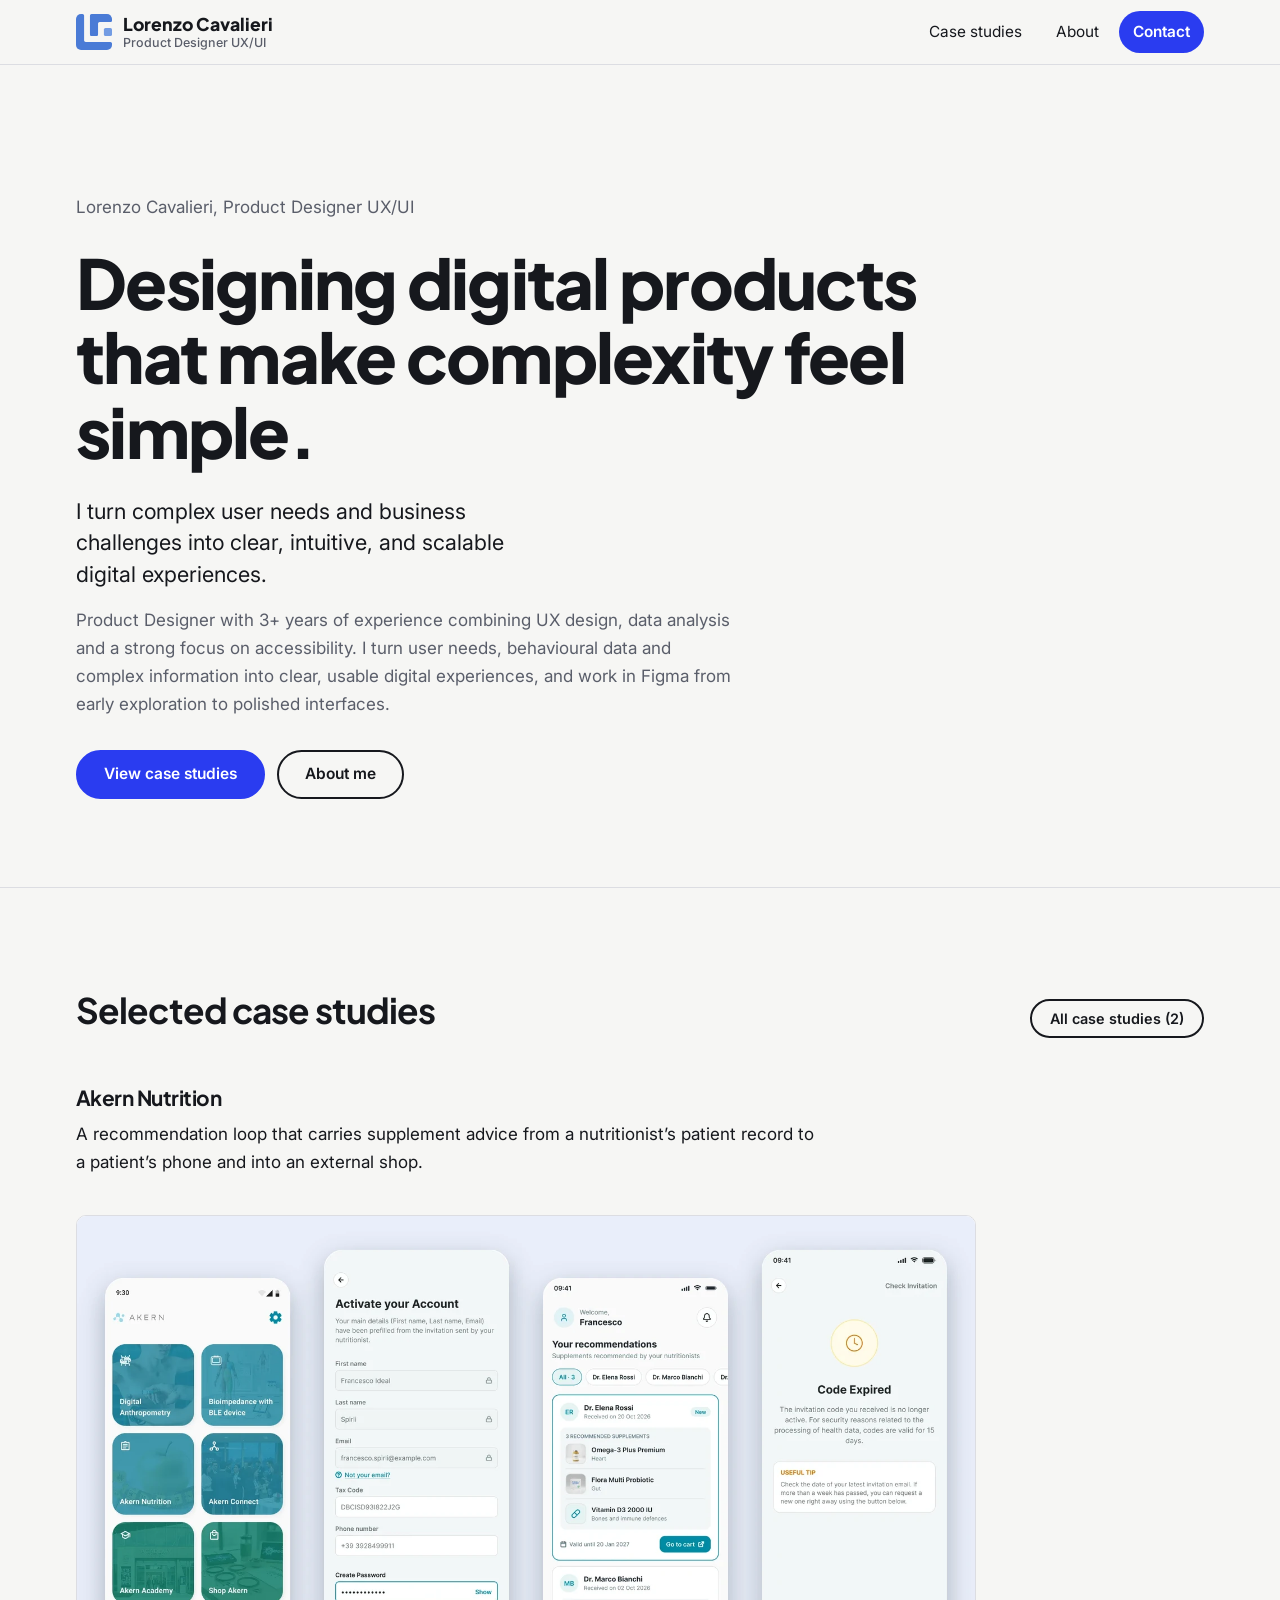
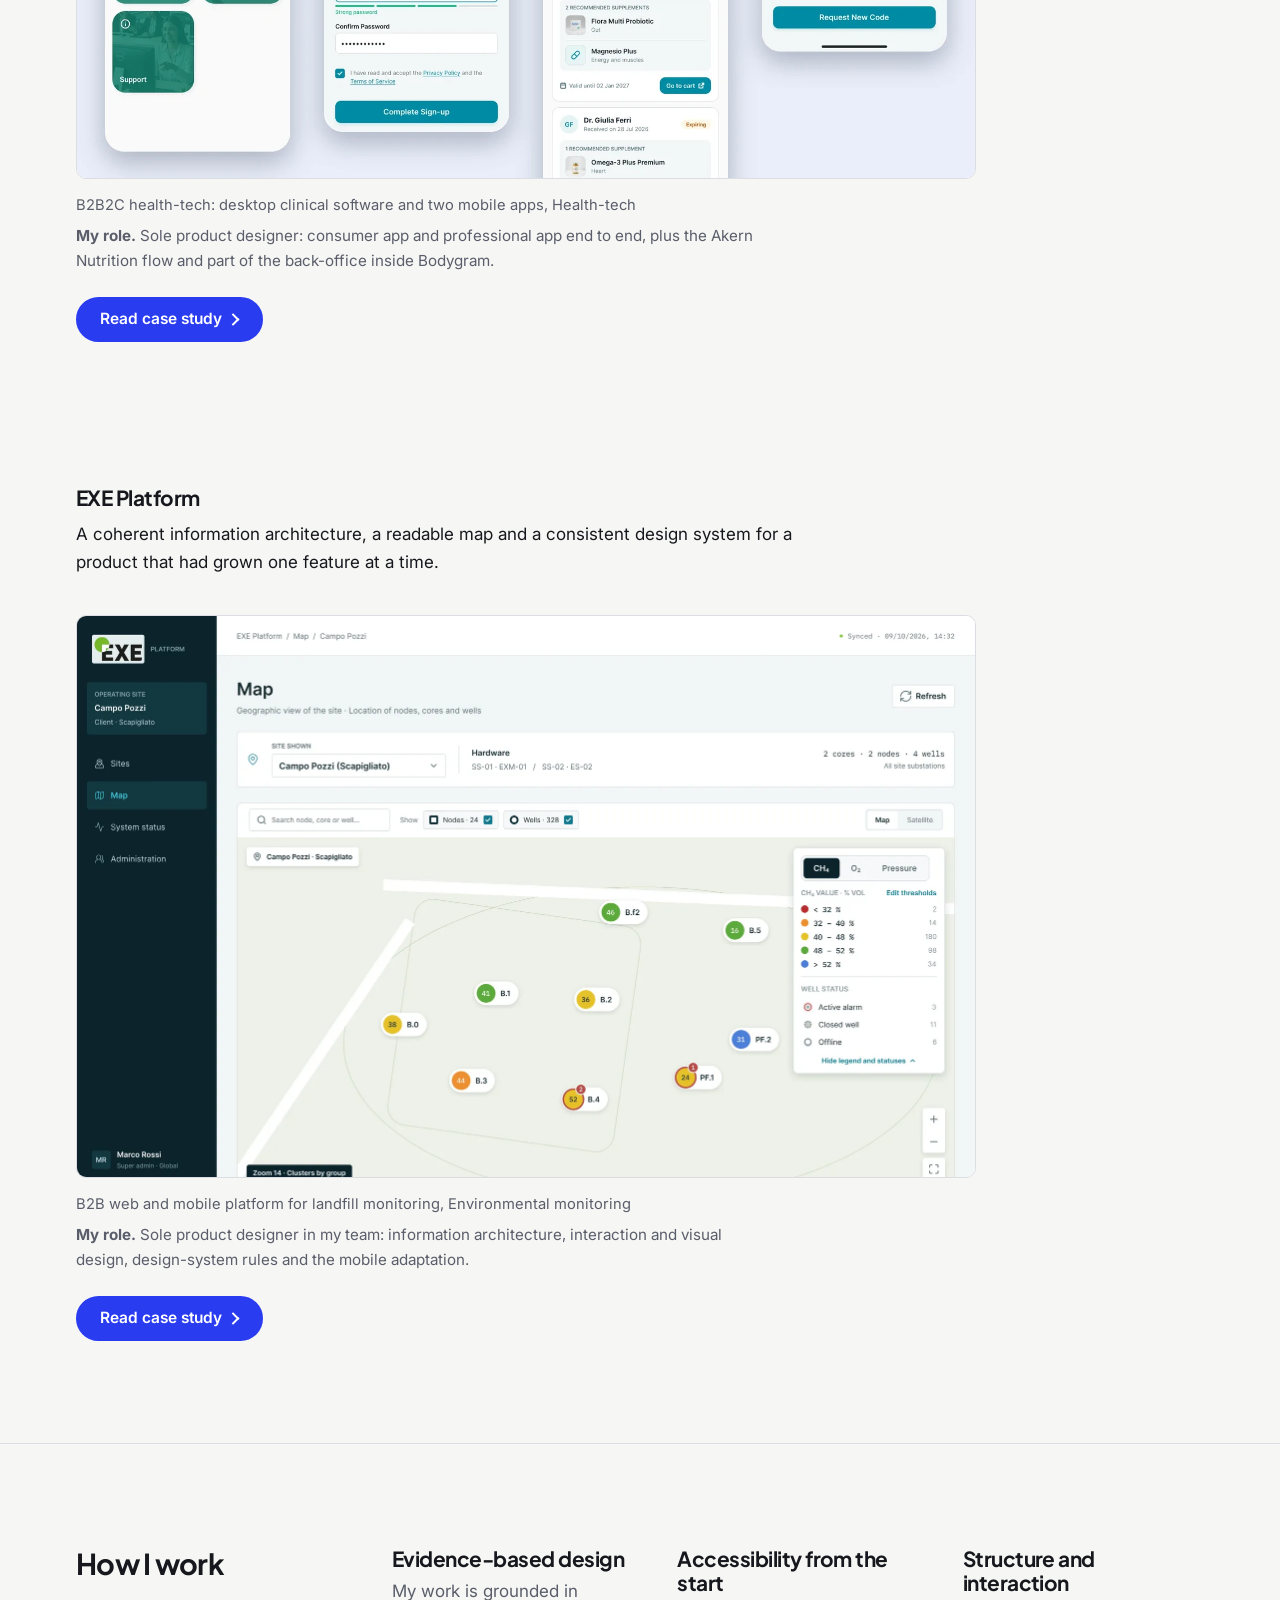
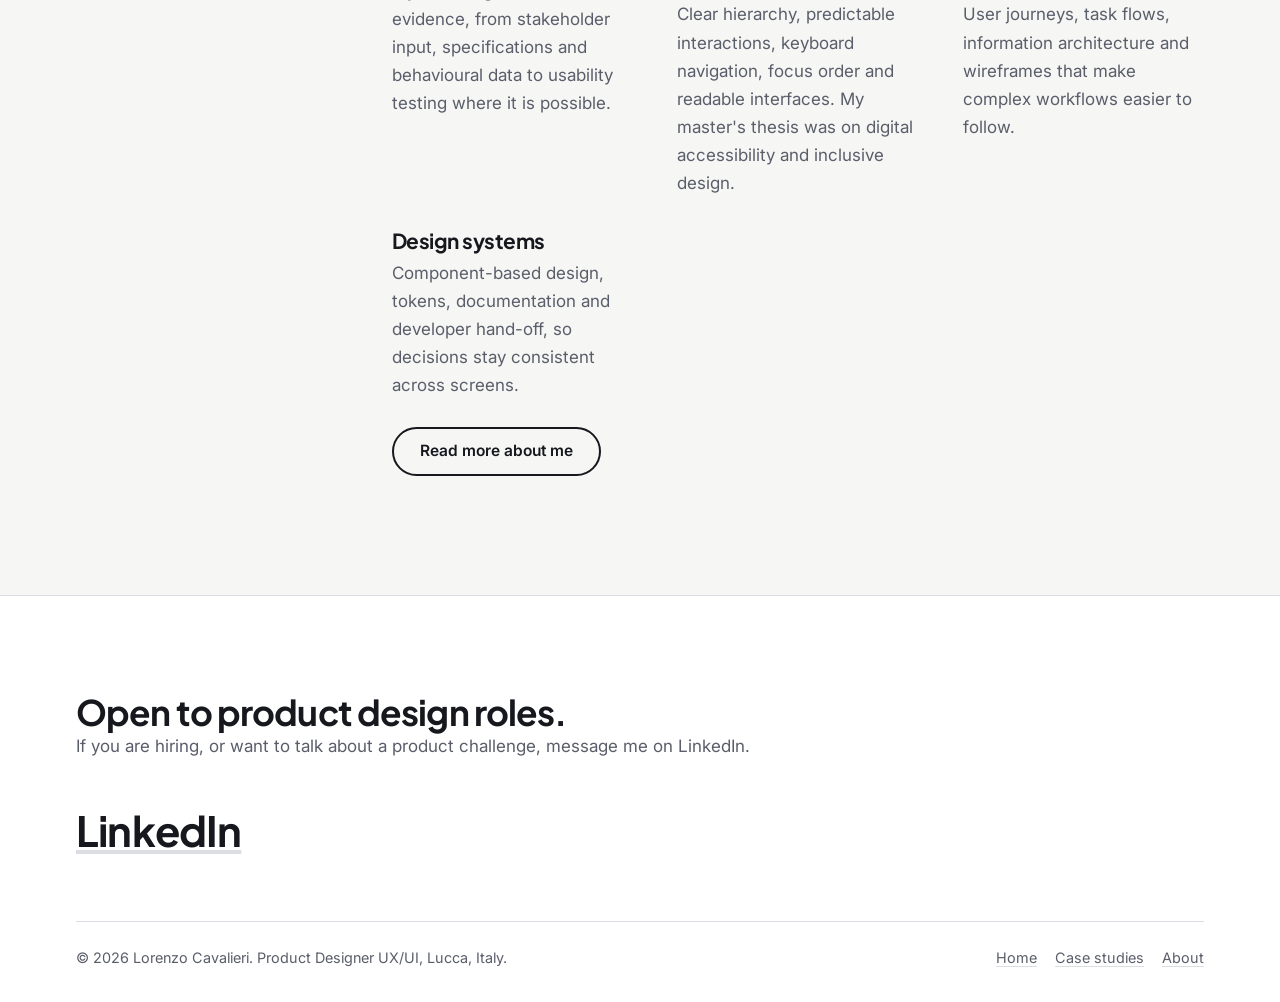
<file: index.html>
<!doctype html>
<html lang="en">
<head>
<meta charset="utf-8">
<meta name="viewport" content="width=device-width, initial-scale=1">
<title>Lorenzo Cavalieri - Product Designer</title>
<meta name="description" content="Portfolio of Lorenzo Cavalieri, product designer working on B2B SaaS, health-tech, data-heavy interfaces, design systems and accessibility.">
<meta property="og:type" content="website">
<meta property="og:title" content="Lorenzo Cavalieri - Product Designer">
<meta property="og:description" content="Portfolio of Lorenzo Cavalieri, product designer working on B2B SaaS, health-tech, data-heavy interfaces, design systems and accessibility.">
<link rel="icon" href="assets/favicon.svg" type="image/svg+xml">
<link rel="preconnect" href="https://fonts.googleapis.com">
<link rel="preconnect" href="https://fonts.gstatic.com" crossorigin>
<link href="https://fonts.googleapis.com/css2?family=Inter:wght@400;500;600&family=Plus+Jakarta+Sans:wght@600;700;800&display=swap" rel="stylesheet">
<link rel="stylesheet" href="css/style.css">
</head>
<body data-page="home">
<header class="hdr" id="hdr"></header>
<main id="main" tabindex="-1"></main>
<footer id="ftr"></footer>
<noscript><p style="padding:24px">This portfolio requires JavaScript to display its content.</p></noscript>
<script src="content/data.js"></script>
<script src="js/app.js"></script>
</body>
</html>
</file>
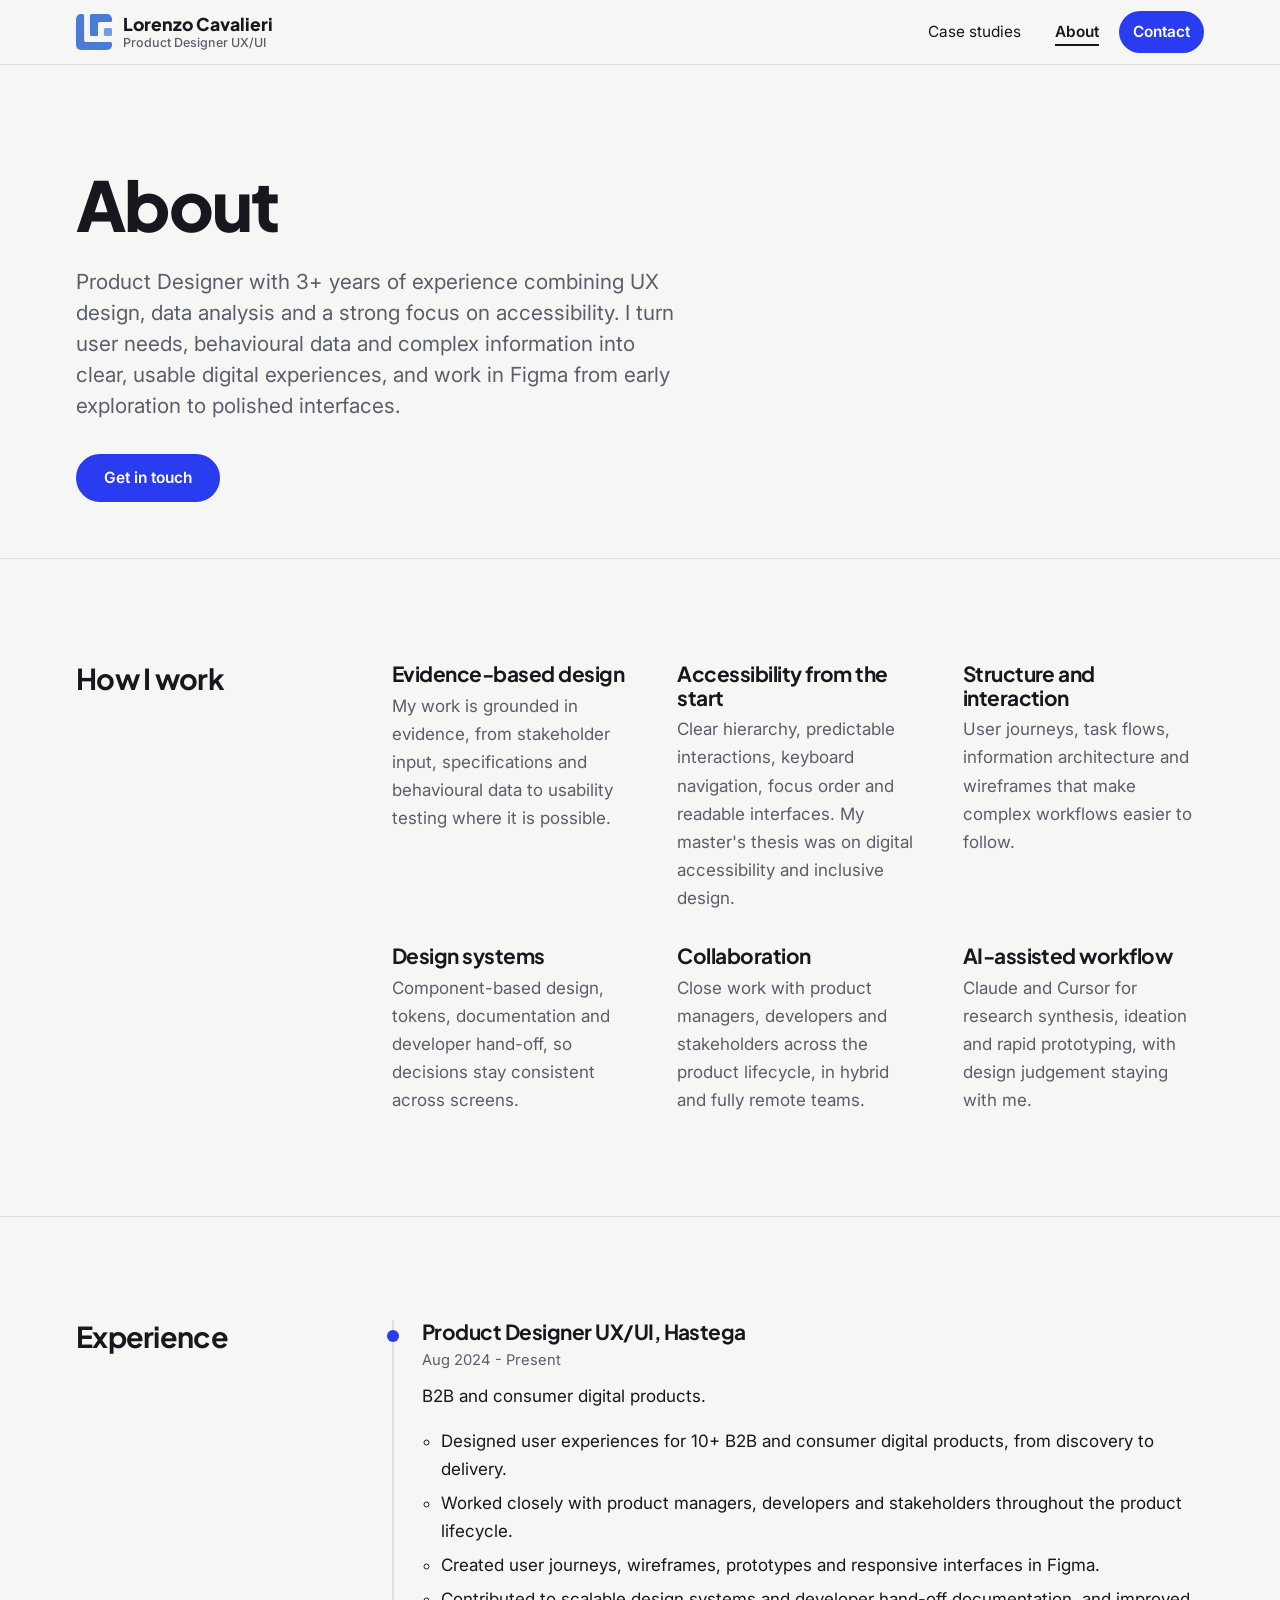
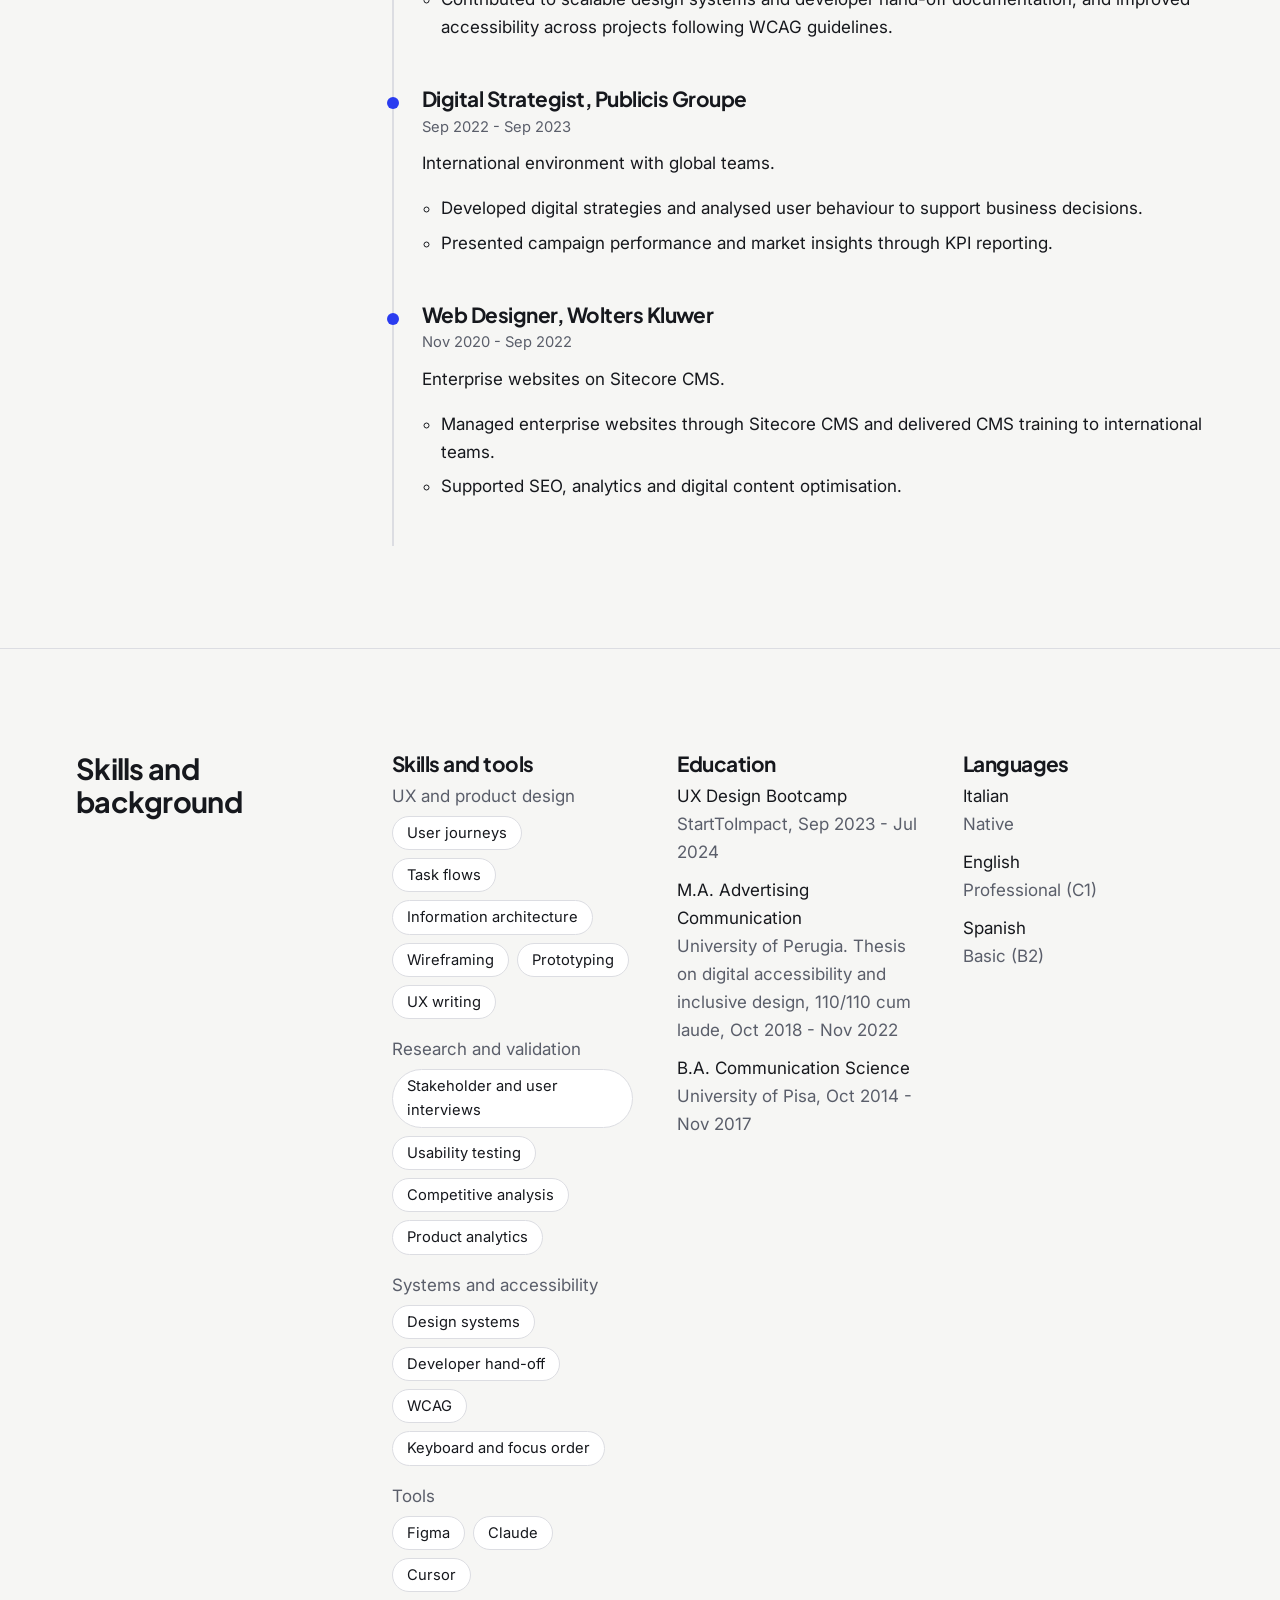
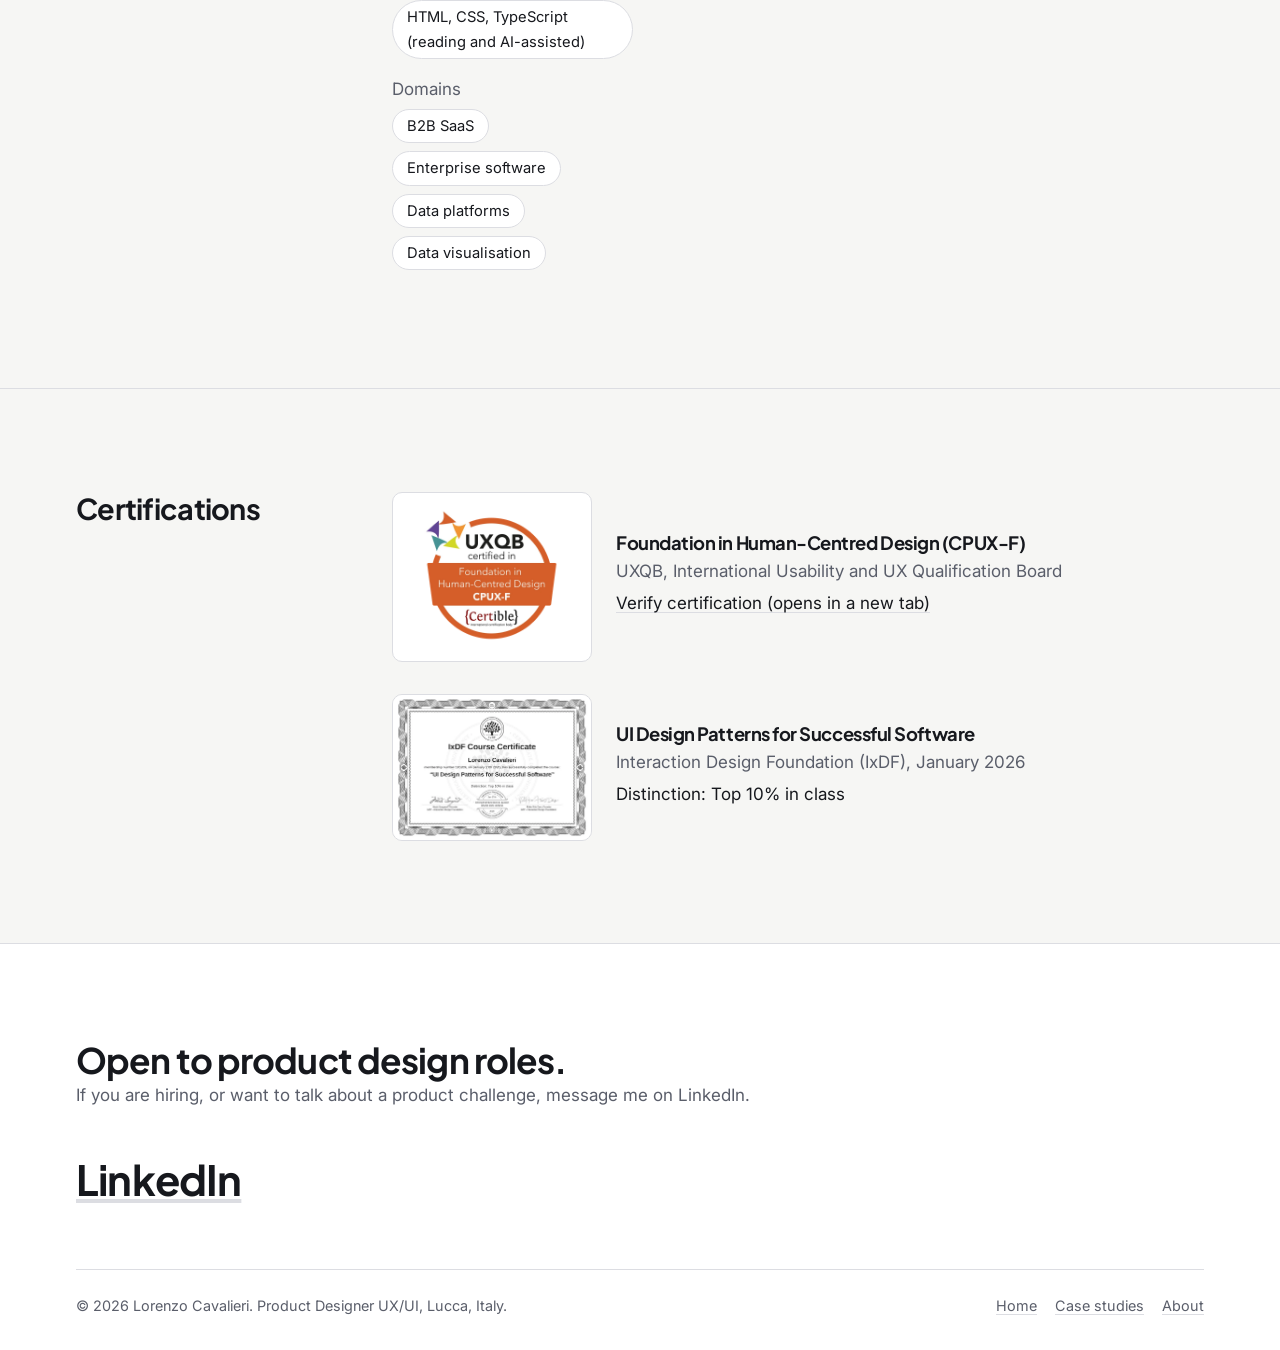
<file: about.html>
<!doctype html>
<html lang="en">
<head>
<meta charset="utf-8">
<meta name="viewport" content="width=device-width, initial-scale=1">
<title>About - Lorenzo Cavalieri</title>
<meta name="description" content="About Lorenzo Cavalieri, Product Designer UX/UI based in Lucca, Italy.">
<meta property="og:type" content="website">
<meta property="og:title" content="About - Lorenzo Cavalieri">
<meta property="og:description" content="About Lorenzo Cavalieri, Product Designer UX/UI based in Lucca, Italy.">
<link rel="icon" href="assets/favicon.svg" type="image/svg+xml">
<link rel="preconnect" href="https://fonts.googleapis.com">
<link rel="preconnect" href="https://fonts.gstatic.com" crossorigin>
<link href="https://fonts.googleapis.com/css2?family=Inter:wght@400;500;600&family=Plus+Jakarta+Sans:wght@600;700;800&display=swap" rel="stylesheet">
<link rel="stylesheet" href="css/style.css">
</head>
<body data-page="about">
<header class="hdr" id="hdr"></header>
<main id="main" tabindex="-1"></main>
<footer id="ftr"></footer>
<noscript><p style="padding:24px">This portfolio requires JavaScript to display its content.</p></noscript>
<script src="content/data.js"></script>
<script src="js/app.js"></script>
</body>
</html>
</file>
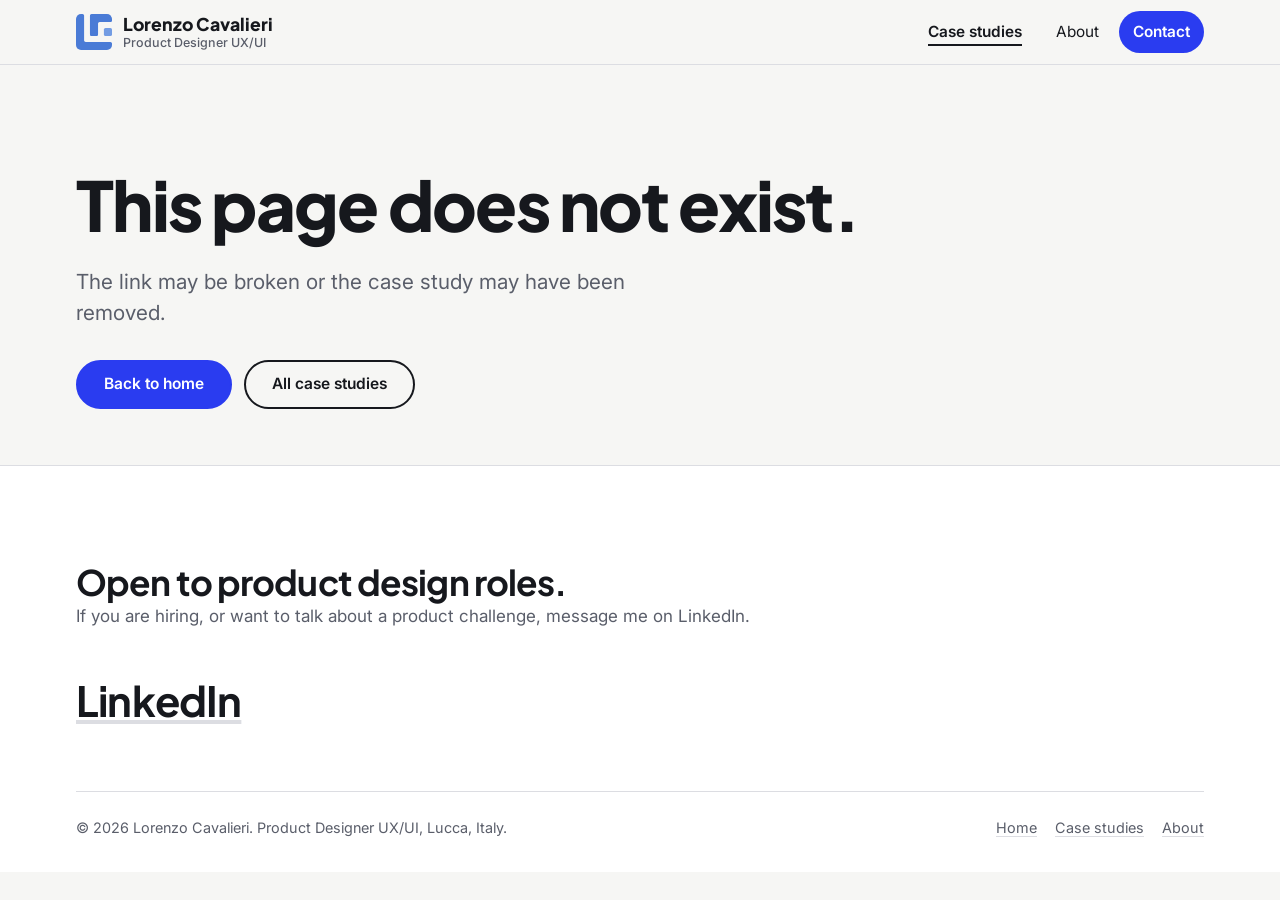
<file: project.html>
<!doctype html>
<html lang="en">
<head>
<meta charset="utf-8">
<meta name="viewport" content="width=device-width, initial-scale=1">
<title>Case study - Lorenzo Cavalieri</title>
<meta name="description" content="Product design case study by Lorenzo Cavalieri.">
<meta property="og:type" content="website">
<meta property="og:title" content="Case study - Lorenzo Cavalieri">
<meta property="og:description" content="Product design case study by Lorenzo Cavalieri.">
<link rel="icon" href="assets/favicon.svg" type="image/svg+xml">
<link rel="preconnect" href="https://fonts.googleapis.com">
<link rel="preconnect" href="https://fonts.gstatic.com" crossorigin>
<link href="https://fonts.googleapis.com/css2?family=Inter:wght@400;500;600&family=Plus+Jakarta+Sans:wght@600;700;800&display=swap" rel="stylesheet">
<link rel="stylesheet" href="css/style.css">
</head>
<body data-page="project">
<header class="hdr" id="hdr"></header>
<main id="main" tabindex="-1"></main>
<footer id="ftr"></footer>
<noscript><p style="padding:24px">This portfolio requires JavaScript to display its content.</p></noscript>
<script src="content/data.js"></script>
<script src="js/app.js"></script>
</body>
</html>
</file>
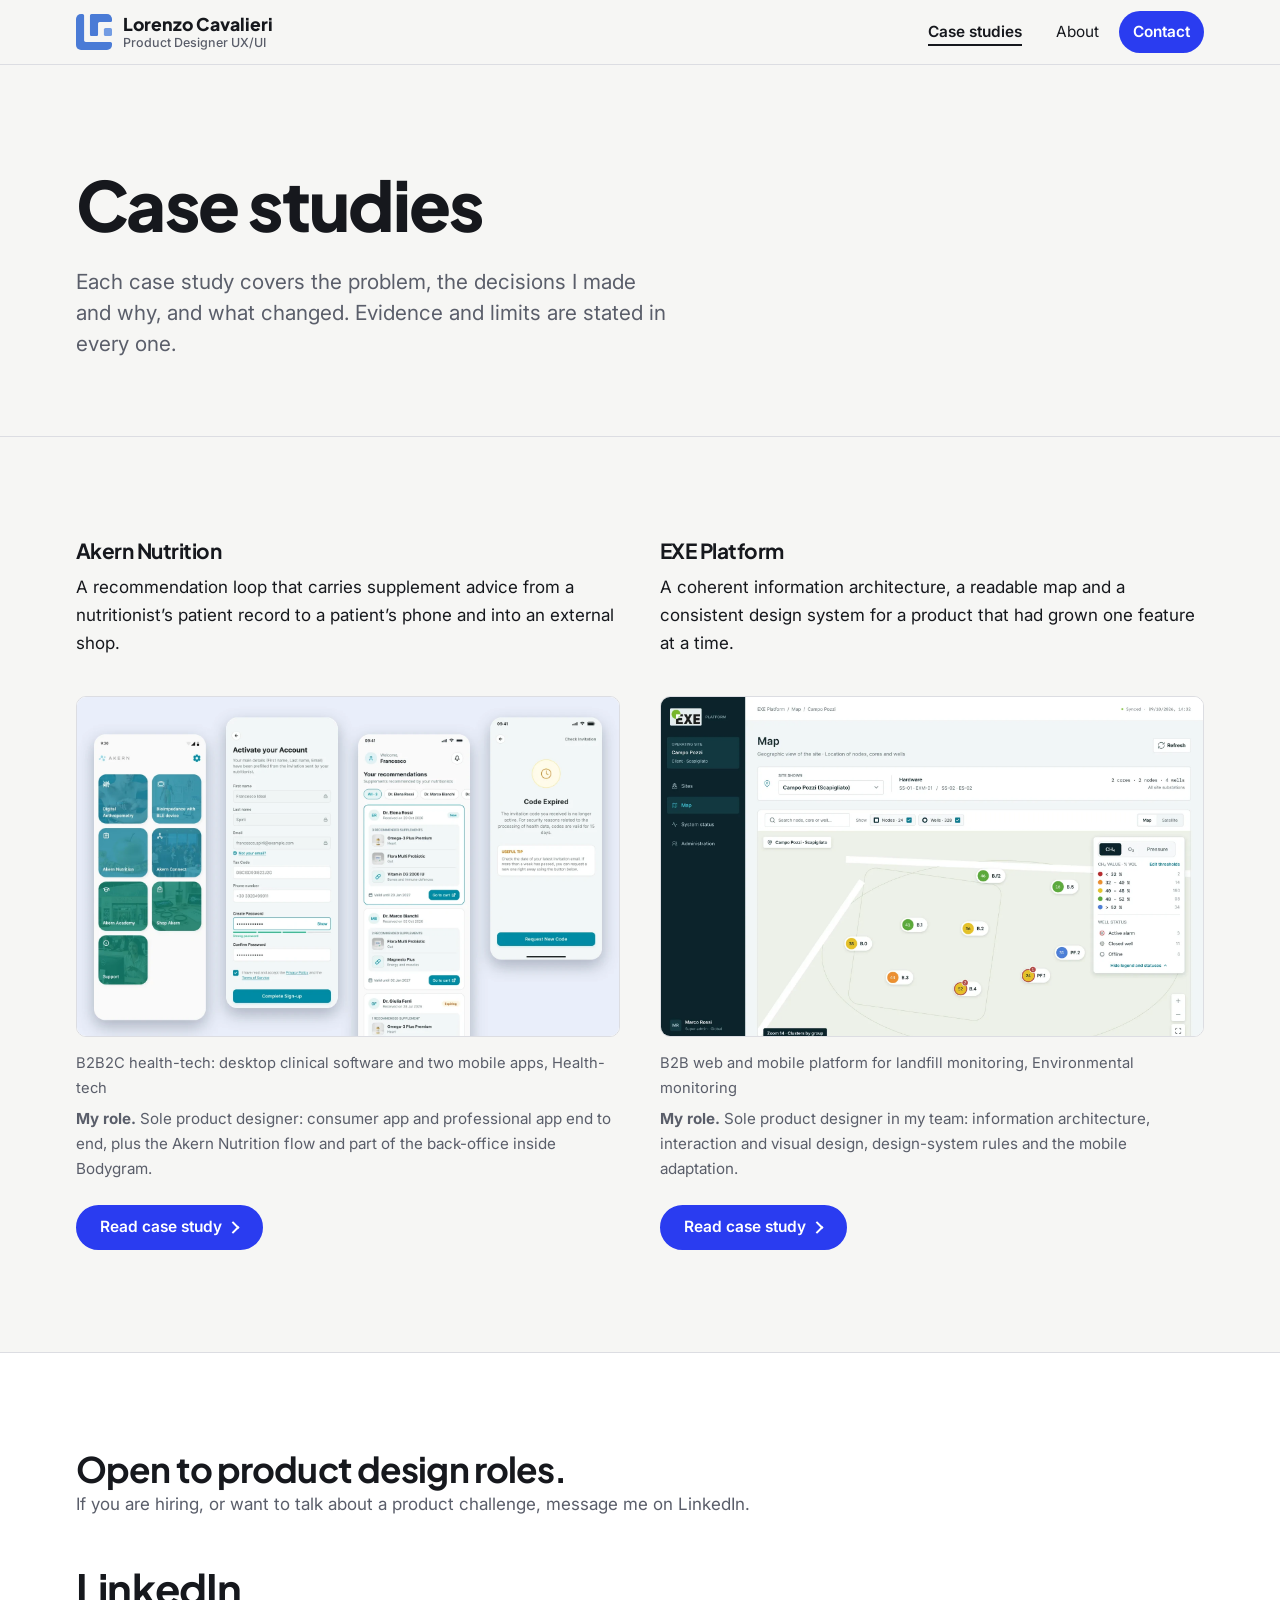
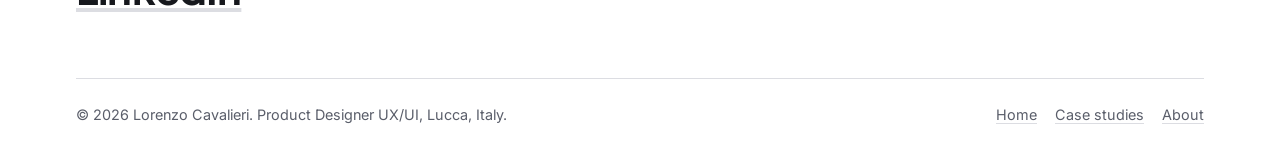
<file: work.html>
<!doctype html>
<html lang="en">
<head>
<meta charset="utf-8">
<meta name="viewport" content="width=device-width, initial-scale=1">
<title>Case studies - Lorenzo Cavalieri</title>
<meta name="description" content="Product design case studies by Lorenzo Cavalieri.">
<meta property="og:type" content="website">
<meta property="og:title" content="Case studies - Lorenzo Cavalieri">
<meta property="og:description" content="Product design case studies by Lorenzo Cavalieri.">
<link rel="icon" href="assets/favicon.svg" type="image/svg+xml">
<link rel="preconnect" href="https://fonts.googleapis.com">
<link rel="preconnect" href="https://fonts.gstatic.com" crossorigin>
<link href="https://fonts.googleapis.com/css2?family=Inter:wght@400;500;600&family=Plus+Jakarta+Sans:wght@600;700;800&display=swap" rel="stylesheet">
<link rel="stylesheet" href="css/style.css">
</head>
<body data-page="work">
<header class="hdr" id="hdr"></header>
<main id="main" tabindex="-1"></main>
<footer id="ftr"></footer>
<noscript><p style="padding:24px">This portfolio requires JavaScript to display its content.</p></noscript>
<script src="content/data.js"></script>
<script src="js/app.js"></script>
</body>
</html>
</file>
<file: css/style.css>
:root{
  --bg:#f6f6f4; --surface:#fff; --ink:#16181d; --mute:#5a5e6a; --line:#dcdde2;
  --acc:#2a3cf0; --acc-ink:#fff; --ph:#fff3b0;
  --sans:"Inter",system-ui,-apple-system,"Segoe UI",sans-serif;
  --head:"Plus Jakarta Sans","Inter",system-ui,sans-serif;
  --max:1240px; --pad:clamp(20px,5vw,56px); --r:10px;
}
@media (prefers-color-scheme:dark){
  :root{--bg:#101217;--surface:#181b22;--ink:#eceef3;--mute:#a1a6b4;--line:#2a2e38;--acc:#8a96ff;--acc-ink:#0b0d12;--ph:#4a4217}
}
*{box-sizing:border-box}
html{scroll-behavior:smooth;scroll-padding-top:84px}
body{margin:0;background:var(--bg);color:var(--ink);font:400 17px/1.65 var(--sans);-webkit-font-smoothing:antialiased}
img{max-width:100%;display:block}
h1,h2,h3,p,dd,li{overflow-wrap:break-word}

a{color:inherit;text-decoration-color:var(--line);text-underline-offset:3px}
a:hover{text-decoration-color:var(--acc)}
:focus-visible{outline:3px solid var(--acc);outline-offset:3px;border-radius:2px}
main:focus{outline:none}
.skip{position:absolute;left:-999px;top:8px;background:var(--ink);color:var(--bg);padding:8px 14px;z-index:99}
.skip:focus{left:8px}
.wrap{max-width:var(--max);margin:0 auto;padding:0 var(--pad)}
mark{background:var(--ph);color:inherit;border-radius:3px;padding:0 3px}
h1,h2,h3{font-family:var(--head);font-weight:700;line-height:1.15;margin:0;letter-spacing:-.025em}
h1{font-size:clamp(2.3rem,5.8vw,4.3rem);font-weight:800;line-height:1.08;max-width:18ch}
h2{font-size:clamp(1.6rem,3vw,2.2rem)}
h3{font-size:1.3rem}
p{margin:0 0 1em;max-width:68ch}
.muted{color:var(--mute)}
section{padding:clamp(48px,8vw,104px) 0;border-top:1px solid var(--line)}

/* header: persistent, shows where you are */
.hdr{position:sticky;top:0;z-index:20;background:color-mix(in srgb,var(--bg) 94%,transparent);backdrop-filter:blur(8px);border-bottom:1px solid var(--line)}
.bar{display:flex;justify-content:space-between;align-items:center;gap:16px;min-height:64px}
.brand{display:flex;align-items:center;gap:.7rem;line-height:1.15;text-decoration:none;font-family:var(--head);font-weight:800;font-size:1.1rem}
.brand .bt{display:flex;flex-direction:column}
.brand .mark{width:36px;height:36px;flex:none}
.brand .bt span{font:500 .78rem var(--sans);color:var(--mute);letter-spacing:0}
.hdr nav ul{display:flex;gap:6px;list-style:none;margin:0;padding:0;align-items:center}
.hdr nav a{display:block;text-decoration:none;padding:8px 14px;border-radius:99px;font-size:.96rem}
.hdr nav a:hover{background:color-mix(in srgb,var(--ink) 7%,transparent)}
.hdr nav a[aria-current="page"]{font-weight:600;background:none;text-decoration:underline;text-decoration-color:var(--ink);text-decoration-thickness:2px;text-underline-offset:7px}
.hdr nav a.cta{background:var(--acc);color:var(--acc-ink);font-weight:600}
.hdr nav a.cta:hover{background:var(--ink);color:var(--bg)}
.brand[aria-current="page"]{text-decoration:none}
.right{display:flex;align-items:center;gap:10px}
.prog{height:3px;background:var(--acc);transform:scaleX(0);transform-origin:left;position:absolute;left:0;right:0;bottom:-1px}
@media(max-width:720px){
  html{scroll-padding-top:136px}
  .bar{flex-wrap:wrap;gap:16px 12px;padding-top:12px;padding-bottom:10px;min-height:0}
  .right{display:contents}
  .brand{order:1}
  .hdr nav{order:3;flex:1 0 100%}
  .hdr nav ul{justify-content:space-between;gap:4px}
  .hdr nav a{padding:8px 12px;font-size:.92rem}
}

/* buttons: one system, pill-shaped, clear states */
.btns{display:flex;gap:12px;flex-wrap:wrap;margin-top:32px}
.btn,.more{display:inline-flex;align-items:center;justify-content:center;gap:8px;padding:13px 26px;border-radius:99px;border:2px solid var(--ink);background:transparent;color:var(--ink);text-decoration:none;font:600 .97rem/1.2 var(--sans);cursor:pointer;transition:background .18s,color .18s,border-color .18s,transform .18s}
.btn:hover{background:var(--ink);color:var(--bg)}
.btn:active,.more:active{transform:translateY(1px)}
.btn.pri,.more{background:var(--acc);border-color:var(--acc);color:var(--acc-ink)}
.btn.pri:hover{background:var(--ink);border-color:var(--ink);color:var(--bg)}
.more{align-self:start;padding:11px 22px;margin-top:6px}
.more::after{content:"";width:7px;height:7px;border:solid currentColor;border-width:2px 2px 0 0;transform:rotate(45deg) translate(-1px,1px)}
.card:hover .more{background:var(--ink);border-color:var(--ink);color:var(--bg)}
.btn.sm{padding:9px 18px;font-size:.9rem}
/* hero + page heads */
.hero{border-top:0;padding:clamp(56px,10vw,128px) 0 clamp(48px,7vw,88px)}
.hello{color:var(--mute);margin-bottom:24px}
.statement{font-size:1.35rem;line-height:1.45;margin:28px 0 16px;max-width:34ch}
.intro{max-width:60ch}
.page-head{border-top:0;padding:clamp(48px,8vw,104px) 0 clamp(32px,5vw,56px)}
.lead{font-size:1.3rem;line-height:1.5;margin-top:24px;max-width:46ch;color:var(--mute)}
.sec-head{display:flex;justify-content:space-between;align-items:baseline;gap:24px;flex-wrap:wrap;margin-bottom:48px}

/* figures */
.fig{margin:0}
.fig img,.ph-img{width:100%;border-radius:var(--r);background:var(--surface);border:1px solid var(--line)}
.ph-img{aspect-ratio:16/10;display:grid;place-items:center;color:var(--mute);font-size:.9rem;background:repeating-linear-gradient(135deg,var(--surface) 0 14px,var(--bg) 14px 28px)}
.fig.phone img{border:0;border-radius:0;background:none;filter:drop-shadow(0 0 .6px rgba(22,24,29,.45))}
figcaption{font-size:.88rem;color:var(--mute);margin-top:10px}
.notes{font-size:.92rem;color:var(--mute);padding-left:1.2em;margin:8px 0 0}

/* project cards: whole card is one link target via the title */
.cards{display:grid;gap:clamp(88px,12vw,144px)}
.card{position:relative;display:flex;flex-direction:column;align-items:flex-start}
.card .sum{margin-top:10px}
.card .thumb{width:100%;margin:22px 0 14px}
.card .meta{margin-bottom:4px}
.card .role{margin-bottom:18px}
.card .thumb{overflow:hidden;border-radius:var(--r)}
.card .thumb img{border-radius:0;border:0}
.card .thumb{border:1px solid var(--line)}
.card .thumb img,.card .thumb .ph-img{aspect-ratio:16/10;object-fit:cover;object-position:top;transition:transform .4s}
.card:hover .thumb img,.card:hover .thumb .ph-img{transform:scale(1.02)}
.card h3 a{text-decoration:none}
.card h3 a::after{content:"";position:absolute;inset:0}
.card:focus-within{outline:3px solid var(--acc);outline-offset:8px;border-radius:var(--r)}
.card h3 a:focus-visible{outline:none}
.card .meta{font-size:.92rem;color:var(--mute);margin-bottom:6px}
.card .role{font-size:.95rem;color:var(--mute)}
@media(min-width:900px){
  .cards.one .card.lg{max-width:900px}
  .cards.two{grid-template-columns:1fr 1fr;gap:56px 40px}
}

/* two-column section layout (label left, content right) */
.two-col{display:grid;gap:28px}
@media(min-width:900px){.two-col{grid-template-columns:260px 1fr;gap:56px}.two-col>h2{font-size:1.8rem;position:sticky;top:96px;align-self:start}}
.cols{display:grid;gap:32px 44px;grid-template-columns:repeat(auto-fit,minmax(240px,1fr))}
.cols h3{font-size:1.3rem;margin-bottom:6px}.cols p{color:var(--mute);margin:0}
.tl{list-style:none;margin:0;padding:0;border-left:2px solid var(--line)}
.tl>li{padding:0 0 40px 28px;position:relative}
.tl>li::before{content:"";position:absolute;left:-7px;top:10px;width:12px;height:12px;border-radius:50%;background:var(--acc)}
.tl .d{color:var(--mute);font-size:.92rem;margin:4px 0 10px}.tl ul{margin:10px 0 0;padding-left:1.1em;list-style:circle}.tl ul li{margin-bottom:6px}
.chips{display:flex;flex-wrap:wrap;gap:8px;list-style:none;padding:0;margin:0 0 16px}
.chips li{border:1px solid var(--line);background:var(--surface);border-radius:99px;padding:4px 14px;font-size:.92rem}
.plain{list-style:none;padding:0;margin:0}.plain li{margin-bottom:10px}

/* case study */
.crumb{display:flex;align-items:center;gap:10px;line-height:1.4;font-size:.92rem;color:var(--mute);padding:28px 0 0;flex-wrap:wrap}
.crumb a{text-decoration:none;color:var(--acc)}
.cs-head{padding:32px 0 48px}
.cs-head h1{max-width:20ch}
.facts{display:grid;gap:22px 32px;grid-template-columns:repeat(auto-fit,minmax(210px,1fr));margin:44px 0 0;padding-top:28px;border-top:1px solid var(--line)}
.facts dt{font-weight:600;font-size:.9rem}.facts dd{margin:2px 0 0;color:var(--mute);font-size:.97rem}
.cs{display:grid;grid-template-columns:minmax(0,1fr);gap:24px;padding-top:24px;border-top:1px solid var(--line)}
.cs-main,.toc{min-width:0}
.toc{font-size:.92rem}
.toc summary{cursor:pointer;font-weight:600;padding:10px 0}
.toct{font-weight:600;margin:0 0 8px}
.tocw{display:none}
.toc ol{list-style:none;margin:0;padding:0;border-left:2px solid var(--line)}
.toc a{display:block;padding:5px 0 5px 14px;color:var(--mute);text-decoration:none;margin-left:-2px;border-left:2px solid transparent;line-height:1.35}
.toc a:hover{color:var(--ink)}.toc a.on{color:var(--acc);border-left-color:var(--acc);font-weight:600}
@media(min-width:1000px){
  .cs{grid-template-columns:240px minmax(0,1fr);gap:64px}
  .toc{position:sticky;top:88px;align-self:start;max-height:calc(100vh - 110px);overflow:auto}
  .tocw{display:block}.tocn{display:none}
}
.cs-sec{padding:clamp(32px,5vw,64px) 0;border-top:1px solid var(--line);display:block}
.cs-sec:first-child{border-top:0;padding-top:16px}
.cs-sec>h2{font-size:clamp(1.6rem,3vw,2.2rem);margin-bottom:20px;max-width:26ch}
.txt ul{padding-left:1.2em;margin:0 0 1em;max-width:68ch}.txt li{margin-bottom:.5em}
.dec{margin:20px 0 0;display:grid}
.dec>div{display:grid;gap:2px 24px;padding:14px 0;border-top:1px solid var(--line)}
.dec dt{font-weight:600;color:var(--acc);font-size:.93rem}.dec dd{margin:0;max-width:68ch}
.tbl-w{overflow-x:auto;margin:20px 0}
.tbl{border-collapse:collapse;width:100%;min-width:560px;font-size:.95rem}
.tbl th,.tbl td{text-align:left;vertical-align:top;padding:12px 14px 12px 0;border-bottom:1px solid var(--line)}
.tbl thead th{border-bottom:2px solid var(--ink);font-size:.9rem}.tbl tbody th{font-weight:600}
.figs{display:grid;gap:28px;margin-top:28px}
.figs.g{grid-template-columns:repeat(2,minmax(0,1fr));align-items:start}.figs.g .wide{grid-column:1/-1}
.fignote{font-size:.9rem;color:var(--mute);margin:10px 0 0;max-width:68ch}
figcaption em{font-style:italic}
@media(min-width:700px){.dec>div{grid-template-columns:150px 1fr}.figs.g{grid-template-columns:repeat(var(--n),minmax(0,1fr))}}
.next{display:block;text-decoration:none;padding:clamp(48px,8vw,96px) 0;border-top:1px solid var(--line);margin-top:40px}
.next span{color:var(--mute)}.next strong{display:block;font:800 clamp(1.8rem,5vw,3.2rem)/1.1 var(--head);letter-spacing:-.025em}
.next:hover strong{color:var(--acc)}

/* footer = contact, on every page */
#ftr{border-top:1px solid var(--line);background:var(--surface);padding:clamp(48px,8vw,96px) 0 32px}
#ftr h2{max-width:20ch}.big{display:inline-block;font-family:var(--head);font-weight:700;letter-spacing:-.02em;font-size:clamp(1.5rem,4vw,2.6rem);margin-top:12px}
.links{display:flex;gap:22px;flex-wrap:wrap;margin-top:24px}
.foot{display:flex;justify-content:space-between;gap:16px;flex-wrap:wrap;margin-top:56px;padding-top:24px;border-top:1px solid var(--line);font-size:.9rem;color:var(--mute)}
.foot span:last-child{display:flex;gap:18px}

/* certifications */
.certs{display:grid;gap:32px}
.cert{display:grid;gap:16px 24px;grid-template-columns:200px 1fr;align-items:center}
.cert h3{font-size:1.15rem;margin-bottom:4px}.cert p{margin:0 0 4px}
.zoom{display:block;width:100%;padding:0;border:1px solid var(--line);border-radius:var(--r);overflow:hidden;background:#fff;cursor:zoom-in;transition:box-shadow .2s,transform .2s}
.zoom:hover{box-shadow:0 6px 20px rgba(0,0,0,.14);transform:translateY(-1px)}
.zoom img{width:100%;height:auto}
.logo{background:#fff;border:1px solid var(--line);border-radius:var(--r);padding:14px 18px;display:grid;place-items:center}
a.logo{transition:box-shadow .2s,transform .2s}
a.logo:hover{box-shadow:0 6px 20px rgba(0,0,0,.14);transform:translateY(-1px)}
.logo img{width:100%;max-width:140px;height:auto}
@media(max-width:560px){.cert{grid-template-columns:1fr}.zoom,.logo{max-width:260px}}
#lb{border:0;padding:0;background:transparent;width:min(94vw,1100px);max-width:none;max-height:92vh;overflow:visible}
#lb::backdrop{background:rgba(10,12,16,.78)}
#lb img{display:block;width:100%;height:auto;border-radius:var(--r);background:#fff}
#lb .x{position:absolute;top:8px;right:8px;width:42px;height:42px;border-radius:50%;border:0;background:var(--surface);color:var(--ink);font-size:1.6rem;line-height:1;cursor:pointer;box-shadow:0 2px 10px rgba(0,0,0,.3)}
@media(prefers-reduced-motion:reduce){*{transition:none!important;scroll-behavior:auto!important}.prog{display:none}}
@media print{.hdr,.btns,.toc{display:none}}
#contact h2{text-wrap:balance}
</file>
